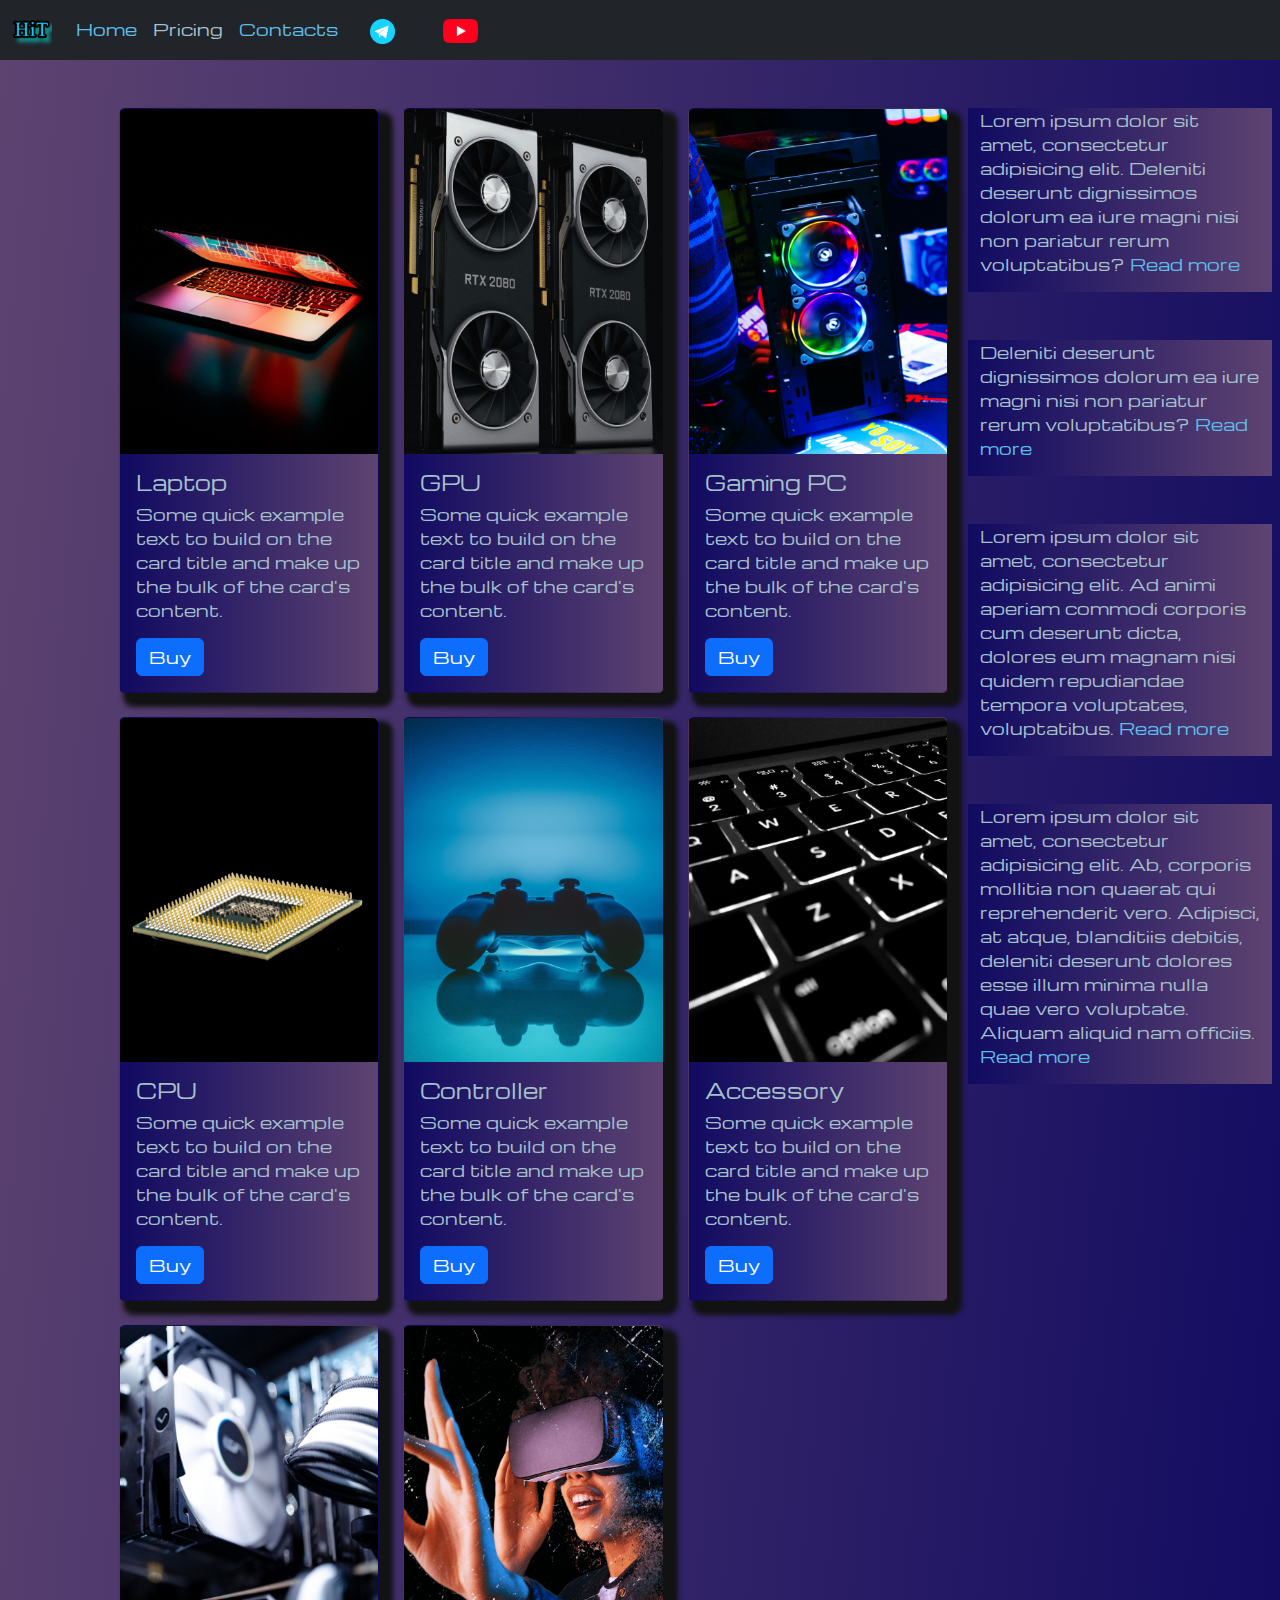
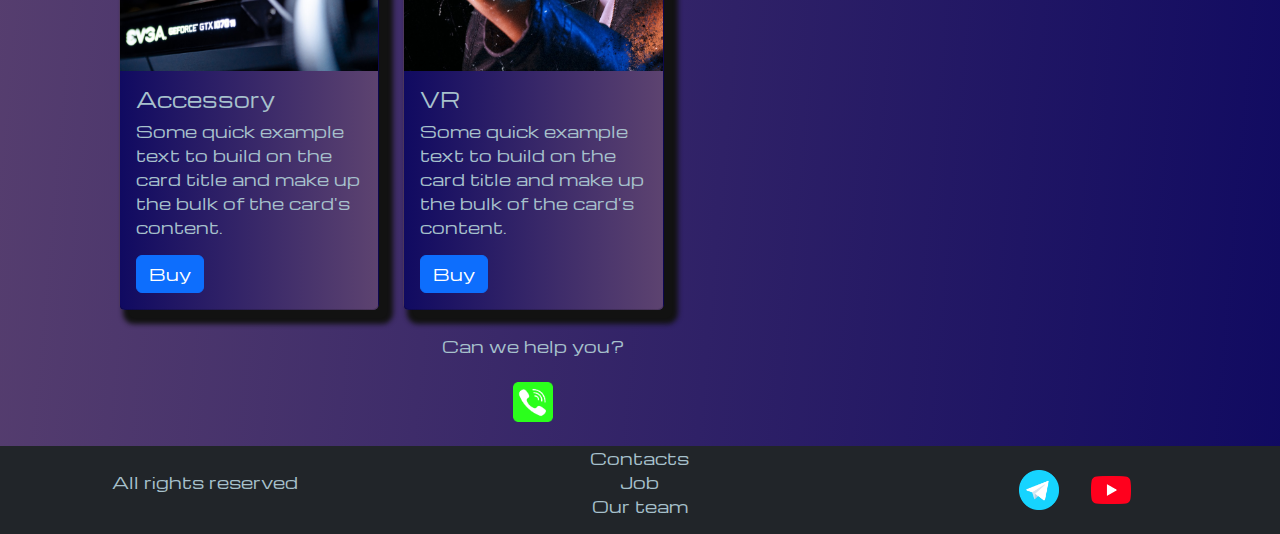
<file: pricing.html>
<!doctype html>
<html lang="en">
<head>
	<meta charset="UTF-8">
	<meta http-equiv="X-UA-Compatible" content="ie=edge">
	<meta name="viewport" content="width=device-width, initial-scale=1.0">
	<link href="https://cdn.jsdelivr.net/npm/bootstrap@5.3.3/dist/css/bootstrap.min.css" rel="stylesheet"
	      integrity="sha384-QWTKZyjpPEjISv5WaRU9OFeRpok6YctnYmDr5pNlyT2bRjXh0JMhjY6hW+ALEwIH" crossorigin="anonymous">
	<link rel="stylesheet" href="source/styles/mycss.css">

	<link rel="apple-touch-icon" sizes="180x180" href="source/files/favicon_io/apple-touch-icon.png">
	<link rel="icon" type="image/png" sizes="32x32" href="source/files/favicon_io/favicon-32x32.png">
	<link rel="icon" type="image/png" sizes="16x16" href="source/files/favicon_io/favicon-16x16.png">
	<link rel="manifest" href="source/files/favicon_io/site.webmanifest">

	<title>HiT</title>
</head>
<body>
<header>
	<nav class="navbar navbar-expand-lg bg-dark">
		<div class="container-fluid">
			<a class="navbar-brand" href="/"><img src="source/files/logo.png" alt="logo"></a>
			<button class="navbar-toggler" type="button" data-bs-toggle="collapse" data-bs-target="#navbarNav"
			        aria-controls="navbarNav" aria-expanded="false" aria-label="Toggle navigation">
				<span class="navbar-toggler-icon"></span>
			</button>
			<div class="collapse navbar-collapse" id="navbarNav">
				<ul class="navbar-nav">
					<li class="nav-item">
						<a class="nav-link" aria-current="page" href="/">Home</a>
					</li>
					<li class="nav-item">
						<a class="nav-link active" href="pricing.html">Pricing</a>
					</li>
					<li class="nav-item">
						<a class="nav-link" href="pricing.html">Contacts</a>
					</li>
					<li class="nav-item">
						<a class="nav-link" href="pricing.html">
							<img style="width: 25px; margin-inline: 1em" src="source/files/tg.png" alt="...">
						</a>
					</li>
					<li class="nav-item">
						<a class="nav-link" href="pricing.html">
							<img style="width: 35px; margin-inline: 1em" src="source/files/yt.png" alt="...">
						</a>
					</li>
				</ul>
			</div>
		</div>
	</nav>
</header>
<section>
	<div class="container-fluid my-4">
		<div class="row">
			<div class="col-lg-1">

			</div>
			<div class="col-lg-8 col-md-12">
				<div class="row">
					<div class="col-lg-4 col-md-6 mt-4">
						<div class="card">
							<img src="source/images/laptop.png" class="card-img-top" alt="Laptop">
							<div class="card-body">
								<h5 class="card-title">Laptop</h5>
								<p class="card-text">Some quick example text to build on the card title and make up the
									bulk of
									the card's content.</p>
								<a href="#" class="btn btn-primary">Buy</a>
							</div>
						</div>
					</div>
					<div class="col-lg-4 col-md-6 mt-4">
						<div class="card">
							<img src="source/images/gpu.png" class="card-img-top" alt="GPU">
							<div class="card-body">
								<h5 class="card-title">GPU</h5>
								<p class="card-text">Some quick example text to build on the card title and make up the
									bulk of
									the card's content.</p>
								<a href="#" class="btn btn-primary">Buy</a>
							</div>
						</div>
					</div>
					<div class="col-lg-4 col-md-6 mt-4">
						<div class="card">
							<img src="source/images/gaming pc.png" class="card-img-top" alt="Gaming PC">
							<div class="card-body">
								<h5 class="card-title">Gaming PC</h5>
								<p class="card-text">Some quick example text to build on the card title and make up the
									bulk of
									the card's content.</p>
								<a href="#" class="btn btn-primary">Buy</a>
							</div>
						</div>
					</div>
					<div class="col-lg-4 col-md-6 mt-4">
						<div class="card">
							<img src="source/images/cpu.png" class="card-img-top" alt="CPU">
							<div class="card-body">
								<h5 class="card-title">CPU</h5>
								<p class="card-text">Some quick example text to build on the card title and make up the
									bulk of
									the card's content.</p>
								<a href="#" class="btn btn-primary">Buy</a>
							</div>
						</div>
					</div>
					<div class="col-lg-4 col-md-6 mt-4">
						<div class="card">
							<img src="source/images/controller.png" class="card-img-top" alt="Controller">
							<div class="card-body">
								<h5 class="card-title">Controller</h5>
								<p class="card-text">Some quick example text to build on the card title and make up the
									bulk of
									the card's content.</p>
								<a href="#" class="btn btn-primary">Buy</a>
							</div>
						</div>
					</div>
					<div class="col-lg-4 col-md-6 mt-4">
						<div class="card">
							<img src="source/images/acc.png" class="card-img-top" alt="Accessory">
							<div class="card-body">
								<h5 class="card-title">Accessory</h5>
								<p class="card-text">Some quick example text to build on the card title and make up the
									bulk of
									the card's content.</p>
								<a href="#" class="btn btn-primary">Buy</a>
							</div>
						</div>
					</div>
					<div class="col-lg-4 col-md-6 mt-4">
						<div class="card">
							<img src="source/images/other.png" class="card-img-top" alt="Accessory">
							<div class="card-body">
								<h5 class="card-title">Accessory</h5>
								<p class="card-text">Some quick example text to build on the card title and make up the
									bulk of
									the card's content.</p>
								<a href="#" class="btn btn-primary">Buy</a>
							</div>
						</div>
					</div>
					<div class="col-lg-4 col-md-6 mt-4">
						<div class="card">
							<img src="source/images/vr.png" class="card-img-top" alt="Accessory">
							<div class="card-body">
								<h5 class="card-title">VR</h5>
								<p class="card-text">Some quick example text to build on the card title and make up the
									bulk of
									the card's content.</p>
								<a href="#" class="btn btn-primary">Buy</a>
							</div>
						</div>
					</div>
				</div>
				<div class="col-lg-12 col-md-12 text-center mt-4">
					<p>Can we help you?</p>
				</div>
				<div class="col-lg-12 col-md-12 text-center mt-4">
					<img class="call-animation" style="width: 40px" src="source/files/phone.png" alt="...">
				</div>
			</div>
			<div class="col-lg-3 col-md-12">
				<div class="row px-2">
					<div class="col-lg-12 sidebar my-4">
						<p>Lorem ipsum dolor sit amet, consectetur adipisicing elit. Deleniti deserunt dignissimos
							dolorum ea iure magni nisi non pariatur rerum voluptatibus? <a href="#">Read more</a></p>
					</div>
					<div class="col-lg-12 sidebar my-4">
						<p>Deleniti deserunt dignissimos dolorum ea iure magni nisi non pariatur rerum voluptatibus? <a
								href="#">Read more</a></p>
					</div>
					<div class="col-lg-12 sidebar my-4">
						<p>Lorem ipsum dolor sit amet, consectetur adipisicing elit. Ad animi aperiam commodi corporis
							cum deserunt dicta, dolores eum magnam nisi quidem repudiandae tempora voluptates,
							voluptatibus. <a href="#">Read more</a></p>
					</div>
					<div class="col-lg-12 sidebar my-4">
						<p>Lorem ipsum dolor sit amet, consectetur adipisicing elit. Ab, corporis mollitia non quaerat
							qui reprehenderit vero. Adipisci, at atque, blanditiis debitis, deleniti deserunt dolores
							esse illum minima nulla quae vero voluptate. Aliquam aliquid nam officiis. <a href="#">Read
								more</a></p>
					</div>
				</div>

			</div>
		</div>
	</div>
</section>
<footer class="mt-4">
	<div class="conteiner-fluid">
		<div class="row">
			<div class="col-lg-4 col-md-12 footer-text text-center">
				<p>All rights reserved</p>
			</div>
			<div class="col-lg-4 col-md-12 footer-text text-center">
				<p>Contacts<br>Job<br>Our team</p>
			</div>
			<div class="col-lg-4 col-md-12 media-links">
				<img style="width: 40px; margin-inline: 1em" src="source/files/tg.png" alt="...">
				<img style="width: 40px; margin-inline: 1em" src="source/files/yt.png" alt="...">
			</div>
		</div>
	</div>
</footer>
<script src="https://cdn.jsdelivr.net/npm/bootstrap@5.3.3/dist/js/bootstrap.bundle.min.js"
        integrity="sha384-YvpcrYf0tY3lHB60NNkmXc5s9fDVZLESaAA55NDzOxhy9GkcIdslK1eN7N6jIeHz"
        crossorigin="anonymous"></script>
</body>
</html>
</file>
<file: source/styles/mycss.css>
@import url(https://fonts.googleapis.com/css?family=Michroma&display=swap);

@media (max-width: 755px) {
	.carousel-indicators {
		display: none;
	}
}

.call-animation {
	animation: call 2s ease 0s infinite normal forwards;
}

@keyframes call {
	0% {
		animation-timing-function: ease-out;
		transform: scale(1);
		transform-origin: center center;
	}

	10% {
		animation-timing-function: ease-in;
		transform: scale(0.91);
	}

	17% {
		animation-timing-function: ease-out;
		transform: scale(0.98);
	}

	33% {
		animation-timing-function: ease-in;
		transform: scale(0.87);
	}

	45% {
		animation-timing-function: ease-out;
		transform: scale(1);
	}
}

.btn-outline-primary {
	background: linear-gradient(270deg, #5d4370 0%, #100a61 100%);
}

body {
	max-width: 100%;
	overflow-x: hidden;
	font-family: 'Michroma', sans-serif;
	background: linear-gradient(95deg, #5d4370 0%, #100a61 100%);
}

p {
	color: #a7c1cc;
}

.nav-link {
	color: #5ebeea;
}

.navbar-nav .nav-link.active {
	color: #a7c1cc;
}

.navbar-brand img {
	width: 40px;
}

.navbar-toggler {
	background-color: #a7c1cc;
}

.sidebar {
	background: linear-gradient(270deg, #5d4370 0%, #100a61 100%);
	color: #a7c1cc;
}

.sidebar a {
	text-decoration: none;
	color: #5ebeea;
}

.card {
	background: linear-gradient(270deg, #5d4370 0%, #100a61 100%);
	color: #a7c1cc;
	box-shadow: 9px 9px 5px 5px #121212;
}

.slide-text,
.footer-text {
	color: #a7c1cc;
	margin: auto auto
}

footer {
	background-color: #212529;
}

.media-links {
	display: flex;
	justify-content: center;
	align-items: center;
}
</file>
